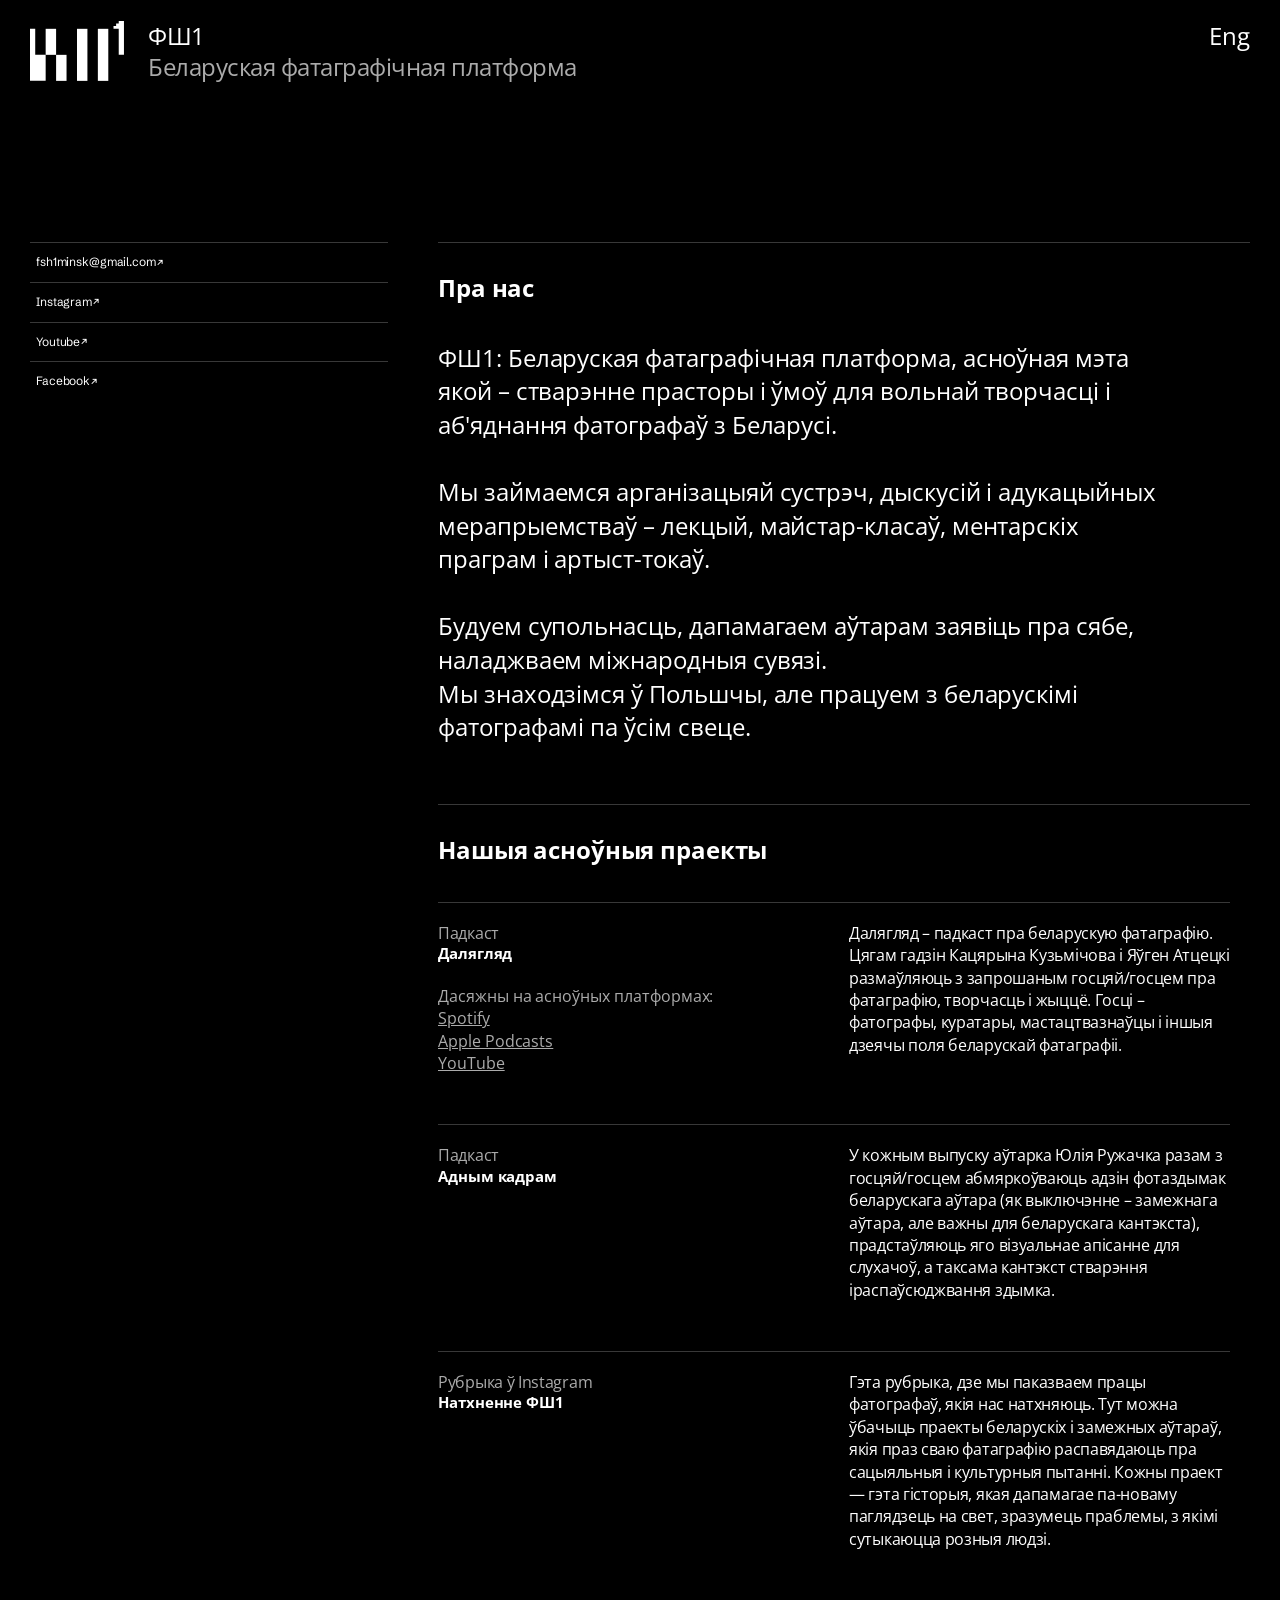
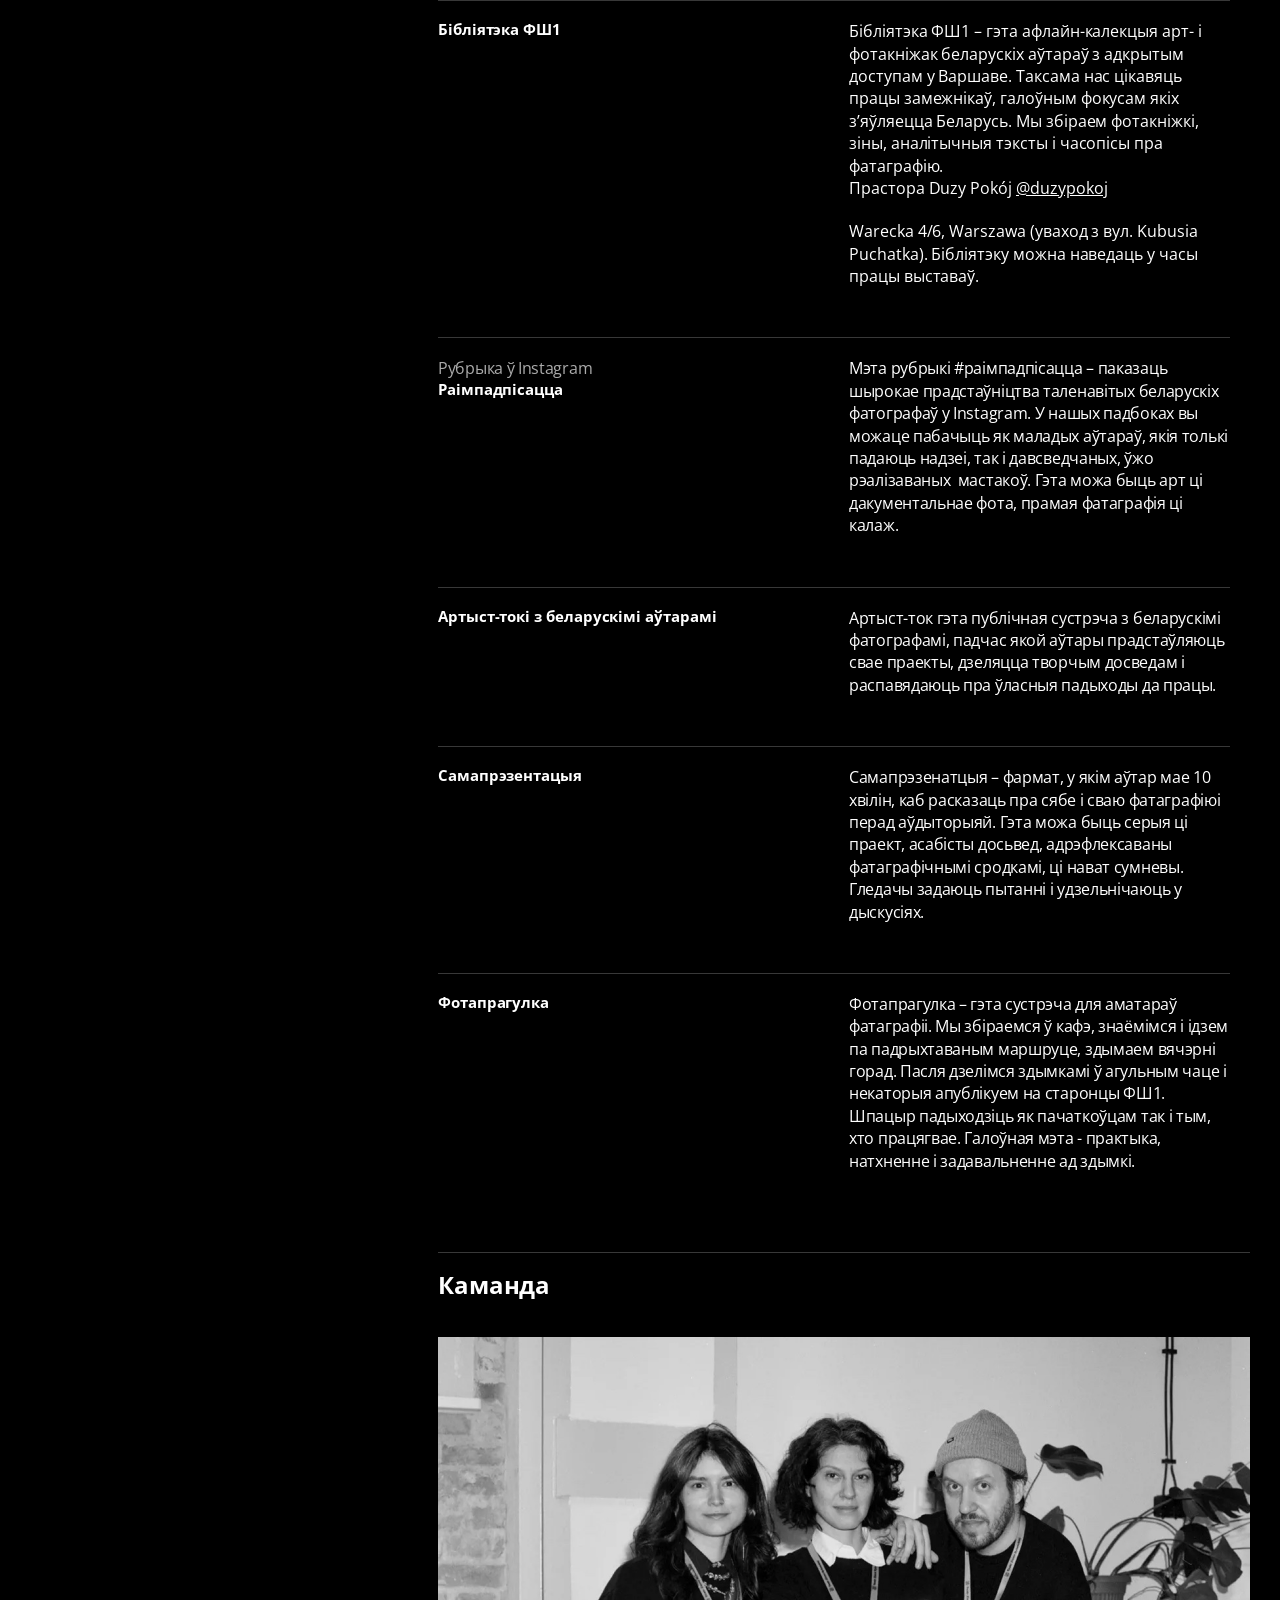
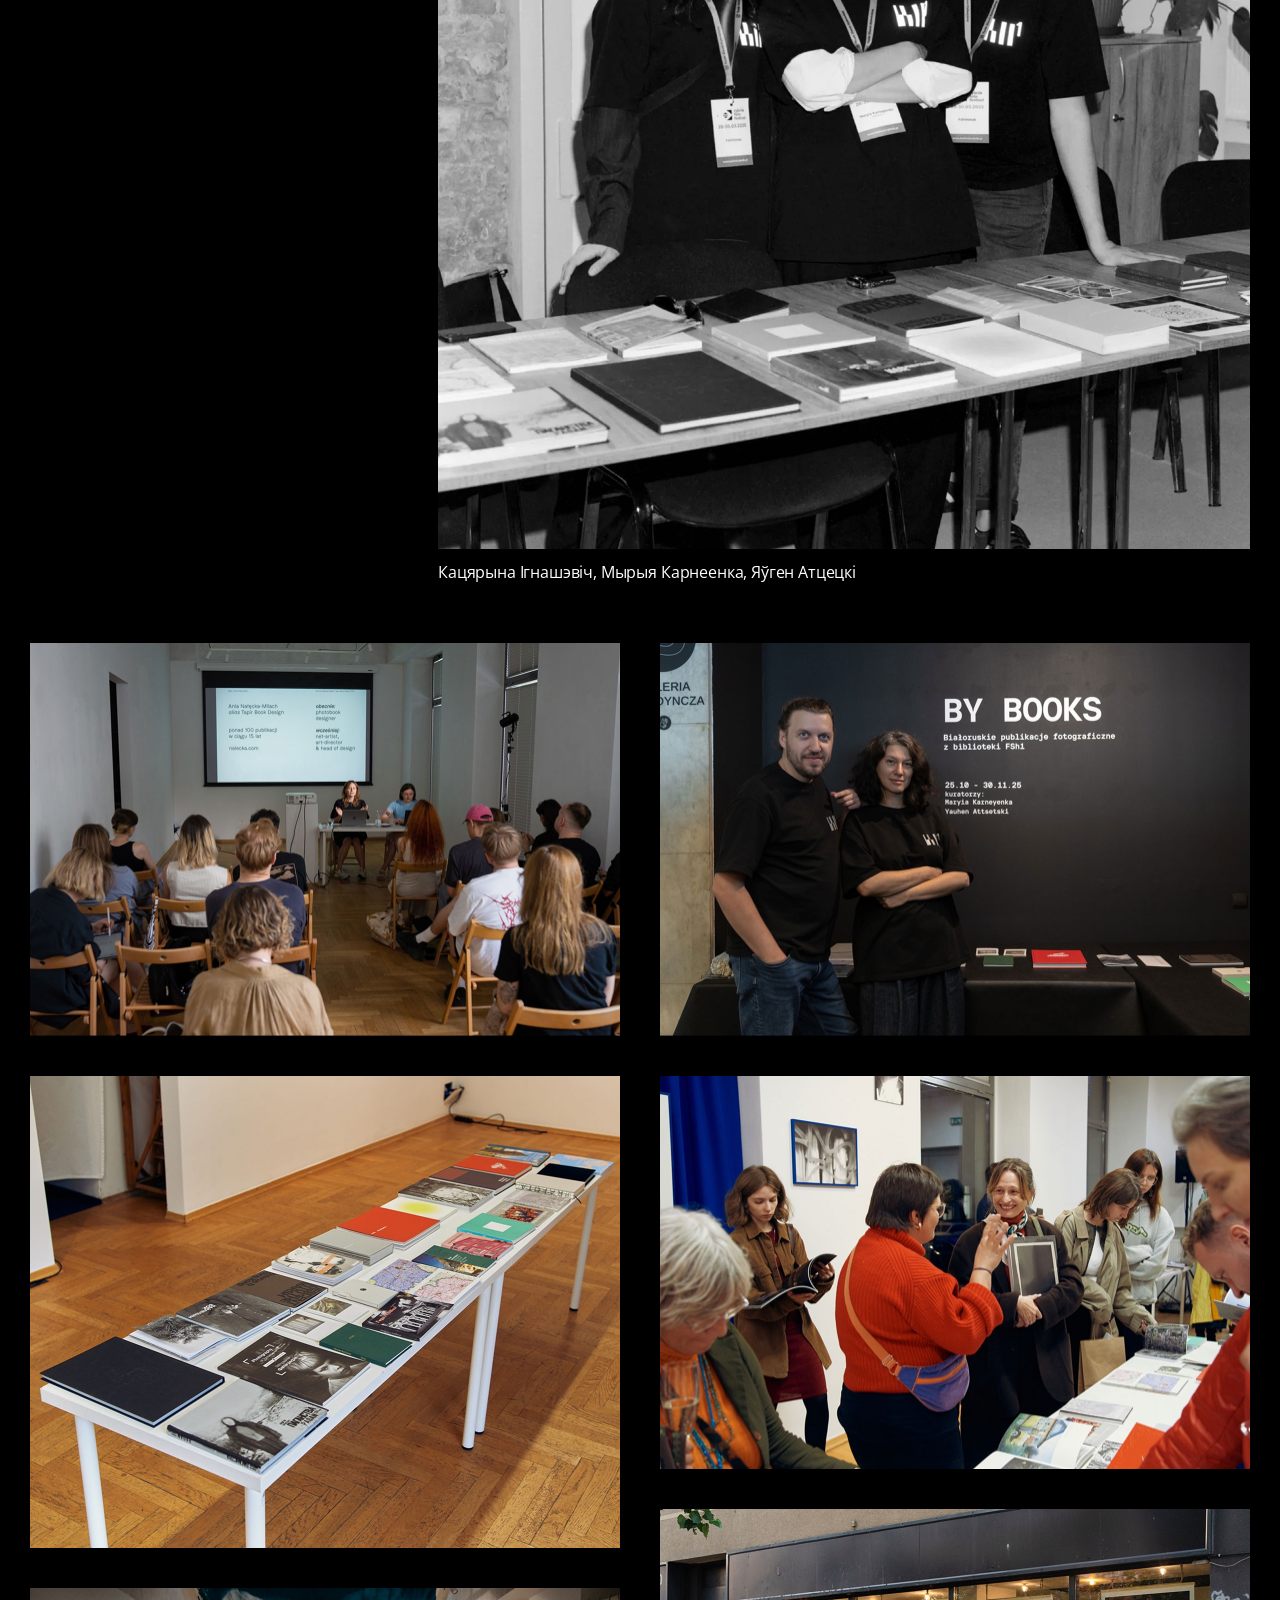
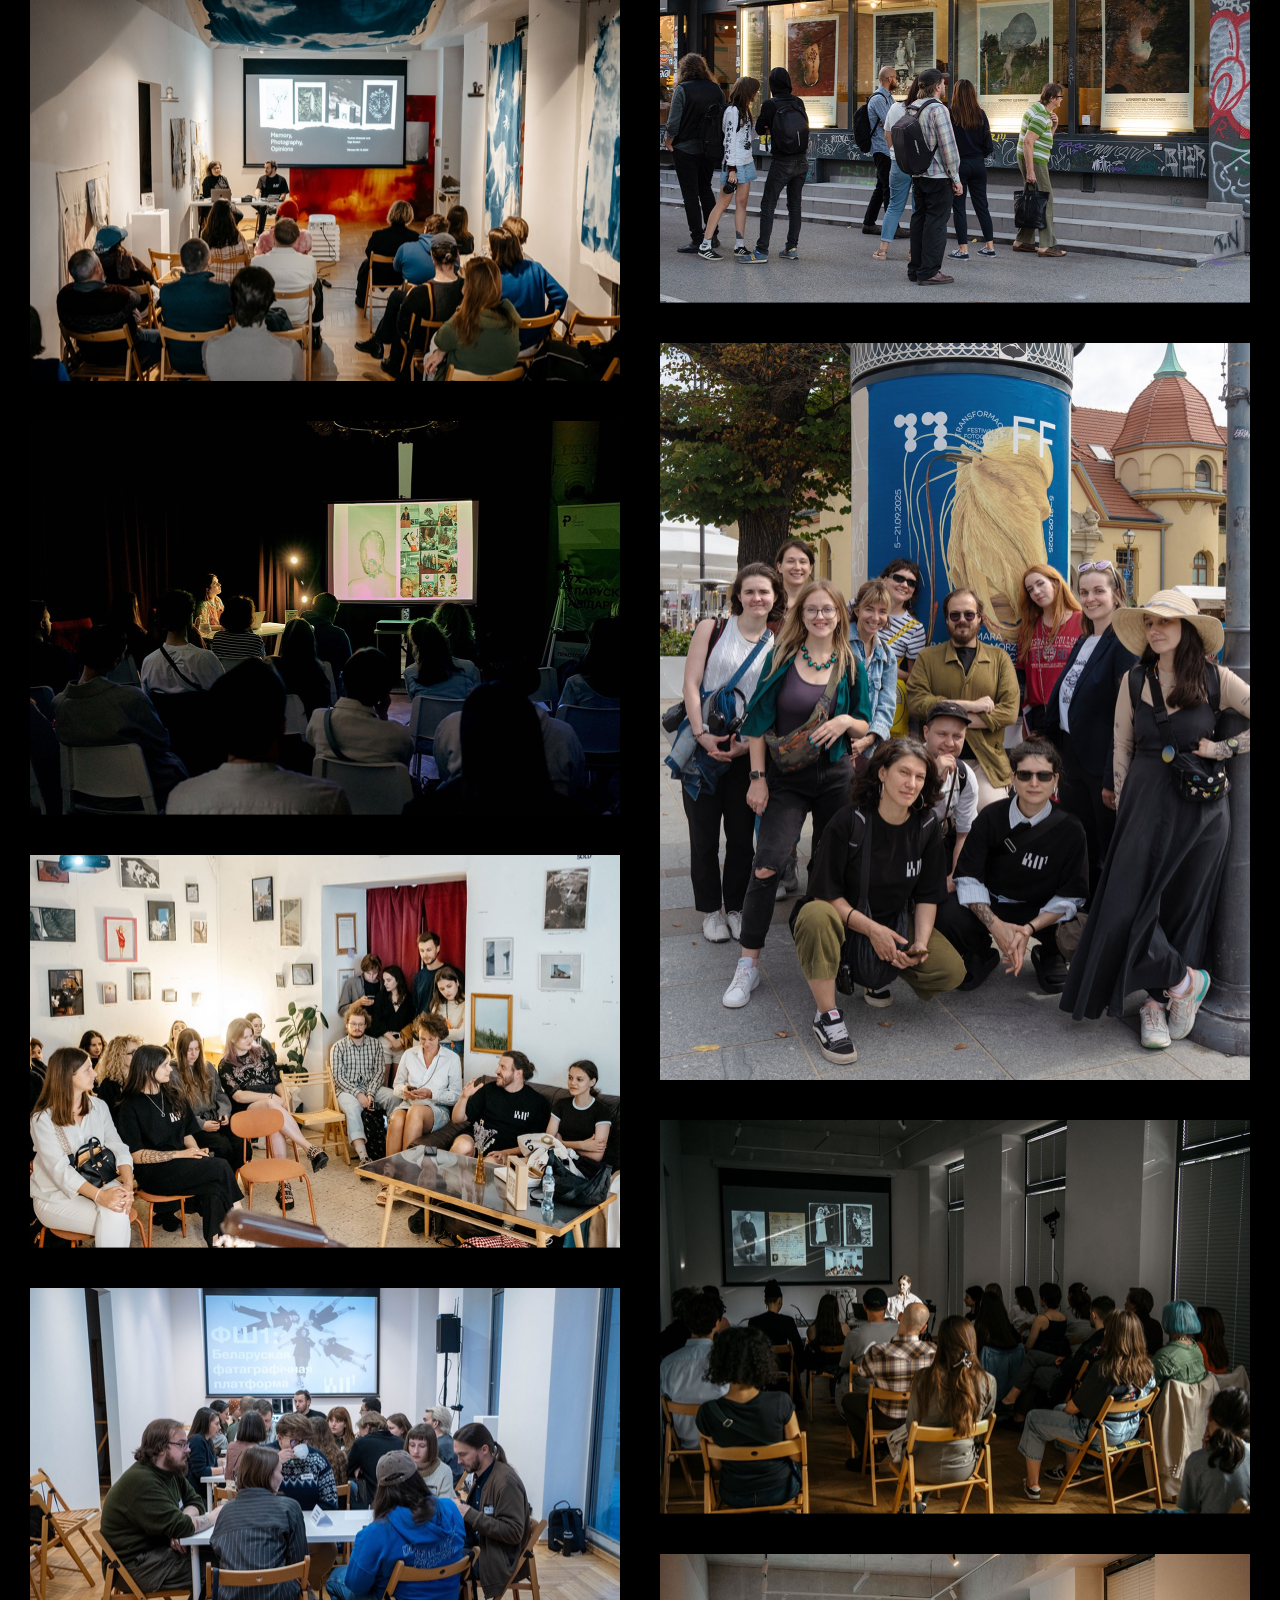
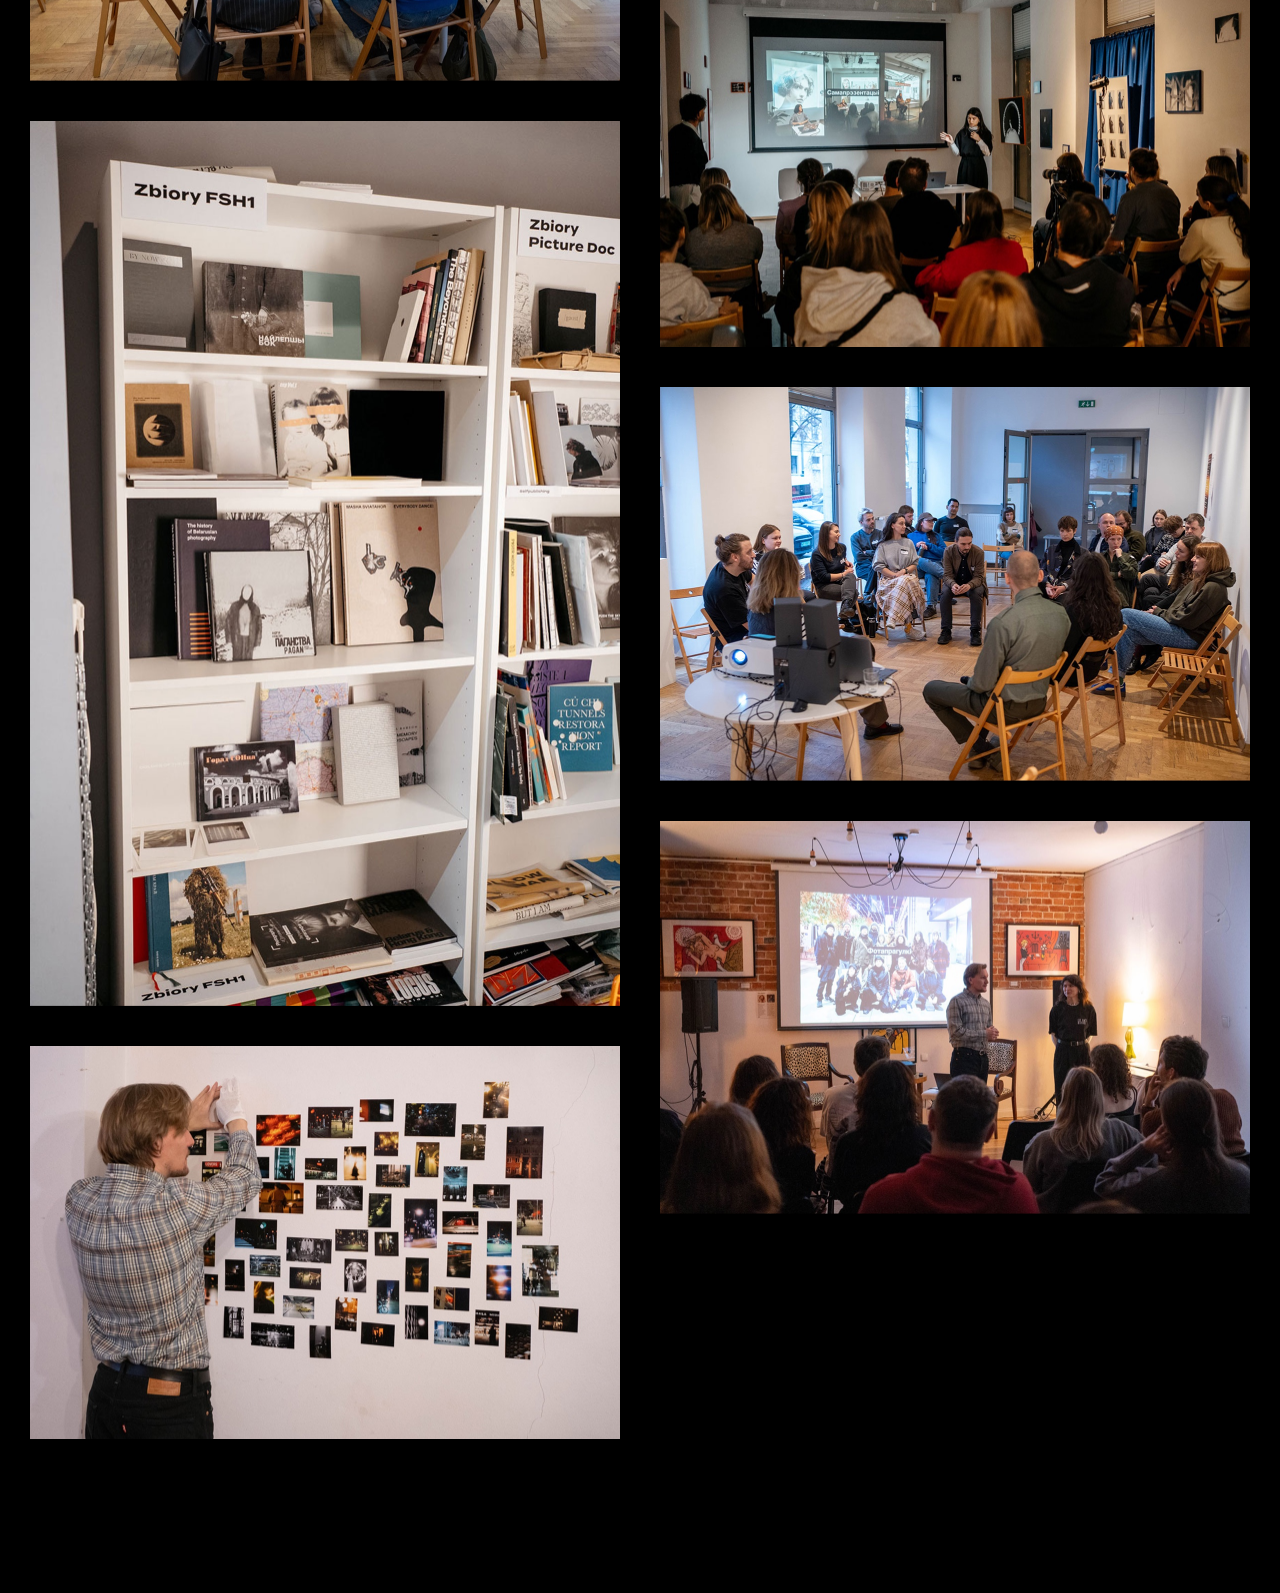
<file: public/index.html>
<!doctype html>
<html lang="be">
<head>
  <meta charset="utf-8">
  <meta name="viewport" content="width=device-width, initial-scale=1">
  <meta name="color-scheme" content="dark">
  <title>FSH1 — Belarusian Photography Platform</title>
  <meta name="description" content="ФШ1: Беларуская фатаграфічная платформа, асноўная мэта якой – стварэнне прасторы і ўмоў для вольнай творчасці і аб&#x27;яднання фатографаў з Беларусі.">
  <link rel="icon" href="./assets/favicon.svg" type="image/svg+xml">
  <link rel="stylesheet" href="./assets/fonts.css">
  <link rel="stylesheet" href="./assets/styles.css?v=3926b08">
</head>
<body>
<div class="page">
  <header class="site-header">
    <div class="identity"><img class="site-logo" src="./assets/logo.svg" alt="FSH1"><div class="identity-text"><h1>ФШ1</h1><p>Беларуская фатаграфічная платформа</p></div></div>
    <a class="language-switch" href="./en/" lang="en" hreflang="en">Eng</a>
  </header>
  <main class="main-layout">
    <nav class="contacts" aria-label="Кантакты">
      <a href="mailto:fsh1minsk@gmail.com" target="_blank" rel="noopener noreferrer">fsh1minsk@gmail.com<span aria-hidden="true"> ↗</span></a>
      <a href="https://www.instagram.com/fsh1_platform/" target="_blank" rel="noopener noreferrer">Instagram<span aria-hidden="true"> ↗</span></a>
      <a href="https://www.youtube.com/@fsh1_platform" target="_blank" rel="noopener noreferrer">Youtube<span aria-hidden="true"> ↗</span></a>
      <a href="https://www.facebook.com/fsh1minsk" target="_blank" rel="noopener noreferrer">Facebook<span aria-hidden="true"> ↗</span></a>
    </nav>
    <div class="content">
      <section class="about" aria-labelledby="about-title"><h2 id="about-title">Пра нас</h2><div class="intro"><p>ФШ1: Беларуская фатаграфічная платформа, асноўная мэта якой – стварэнне прасторы і ўмоў для вольнай творчасці і аб&#x27;яднання фатографаў з Беларусі.</p><p class="text-spacer"> </p><p>Мы займаемся арганізацыяй сустрэч, дыскусій і адукацыйных мерапрыемстваў – лекцый, майстар-класаў, ментарскіх праграм і артыст-токаў.</p><p class="text-spacer"> </p><p>Будуем супольнасць, дапамагаем аўтарам заявіць пра сябе, наладжваем міжнародныя сувязі. </p><p>Мы знаходзімся ў Польшчы, але працуем з беларускімі фатографамі па ўсім свеце.</p></div></section>
      <section class="projects" aria-labelledby="projects-title"><h2 id="projects-title">Нашыя асноўныя праекты</h2><div class="project-list"><article class="project" aria-labelledby="project-1"><div class="project-title"><p>Падкаст</p><h3 id="project-1">Далягляд</h3><p class="text-spacer"> </p><p>Дасяжны на асноўных платформах:</p><a href="https://open.spotify.com/show/3JZ0HwF8CoHkCKuuMvKjBC?si=8a96958739064939" target="_blank" rel="noopener noreferrer">Spotify</a><a href="https://podcasts.apple.com/podcast/id1745144809?app=podcast&amp;at=1000lHKX&amp;ct=linktree_http&amp;itscg=30200&amp;itsct=lt_p&amp;ls=1&amp;mt=2" target="_blank" rel="noopener noreferrer">Apple Podcasts</a><a href="https://www.youtube.com/playlist?list=PL9ewgyuHg4pknMkyhsAEhbMZhhNjOw5Xw" target="_blank" rel="noopener noreferrer">YouTube</a></div><div class="project-description"><p>Далягляд – падкаст пра беларускую фатаграфію. Цягам гадзін Кацярына Кузьмічова і Яўген Атцецкі размаўляюць з запрошаным госцяй/госцем пра фатаграфію, творчасць і жыццё. Госці – фатографы, куратары, мастацтвазнаўцы і іншыя дзеячы поля беларускай фатаграфіі.</p></div></article><article class="project" aria-labelledby="project-2"><div class="project-title"><p>Падкаст</p><h3 id="project-2">Адным кадрам</h3></div><div class="project-description"><p>У кожным выпуску аўтарка Юлія Ружачка разам з госцяй/госцем абмяркоўваюць адзін фотаздымак беларускага аўтара (як выключэнне – замежнага аўтара, але важны для беларускага кантэкста), прадстаўляюць яго візуальнае апісанне для слухачоў, а таксама кантэкст стварэння іраспаўсюджвання здымка.</p></div></article><article class="project" aria-labelledby="project-3"><div class="project-title"><p>Рубрыка ў Instagram</p><h3 id="project-3">Натхненне ФШ1</h3></div><div class="project-description"><p>Гэта рубрыка, дзе мы паказваем працы фатографаў, якія нас натхняюць. Тут можна ўбачыць праекты беларускіх і замежных аўтараў, якія праз сваю фатаграфію распавядаюць пра сацыяльныя і культурныя пытанні. Кожны праект — гэта гісторыя, якая дапамагае па-новаму паглядзець на свет, зразумець праблемы, з якімі сутыкаюцца розныя людзі.</p></div></article><article class="project" aria-labelledby="project-4"><div class="project-title"><h3 id="project-4">Бібліятэка ФШ1</h3></div><div class="project-description"><p>Бібліятэка ФШ1 – гэта афлайн-калекцыя арт- і фотакніжак беларускіх аўтараў з адкрытым доступам у Варшаве. Таксама нас цікавяць працы замежнікаў, галоўным фокусам якіх з’яўляецца Беларусь. Мы збіраем фотакніжкі, зіны, аналітычныя тэксты і часопісы пра фатаграфію. </p><p>Прастора Duz‌y Pokój <a href="https://www.instagram.com/duzypokoj/" target="_blank" rel="noopener noreferrer">@duzypokoj</a></p><p class="text-spacer"> </p><p>Warecka 4/6, Warszawa (уваход з вул. Kubusia Puchatka). Бібліятэку можна наведаць у часы працы выставаў.</p></div></article><article class="project" aria-labelledby="project-5"><div class="project-title"><p>Рубрыка ў Instagram</p><h3 id="project-5">Раімпадпісацца</h3></div><div class="project-description"><p>Мэта рубрыкі #раімпадпісацца – паказаць шырокае прадстаўніцтва таленавітых беларускіх фатографаў у Instagram. У нашых падбоках вы можаце пабачыць як маладых аўтараў, якія толькі падаюць надзеі, так і давсведчаных, ўжо рэалізаваных  мастакоў. Гэта можа быць арт ці дакументальнае фота, прамая фатаграфія ці калаж.</p></div></article><article class="project" aria-labelledby="project-6"><div class="project-title"><h3 id="project-6">Артыст-токі з беларускімі аўтарамі</h3></div><div class="project-description"><p>Артыст-ток гэта публічная сустрэча з беларускімі фатографамі, падчас якой аўтары прадстаўляюць свае праекты, дзеляцца творчым досведам і распавядаюць пра ўласныя падыходы да працы.</p></div></article><article class="project" aria-labelledby="project-7"><div class="project-title"><h3 id="project-7">Самапрэзентацыя</h3></div><div class="project-description"><p>Самапрэзенатцыя – фармат, у якім аўтар мае 10 хвілін, каб расказаць пра сябе і сваю фатаграфіюі перад аўдыторыяй. Гэта можа быць серыя ці праект, асабісты досьвед, адрэфлексаваны фатаграфічнымі сродкамі, ці нават сумневы. Гледачы задаюць пытанні і удзельнічаюць у дыскусіях.</p></div></article><article class="project" aria-labelledby="project-8"><div class="project-title"><h3 id="project-8">Фотапрагулка</h3></div><div class="project-description"><p>Фотапрагулка – гэта сустрэча для аматараў фатаграфіі. Мы збіраемся ў кафэ, знаёмімся і ідзем па падрыхтаваным маршруце, здымаем вячэрні горад. Пасля дзелімся здымкамі ў агульным чаце і некаторыя апублікуем на старонцы ФШ1. Шпацыр падыходзіць як пачаткоўцам так і тым, хто працягвае. Галоўная мэта - практыка, натхненне і задавальненне ад здымкі.</p></div></article></div></section>
      <section class="team" aria-labelledby="team-title"><h2 id="team-title">Каманда</h2><figure><div class="photo-frame" style="aspect-ratio: 1238 / 1238;"><img src="./assets/photos/team.jpg" alt="" loading="lazy"></div><figcaption>Кацярына Ігнашэвіч, Мырыя Карнеенка, Яўген Атцецкі</figcaption></figure></section>
    </div>
  </main>
  <section class="gallery" aria-label="Фотагалерэя"><div class="gallery-column"><div class="photo-frame" style="aspect-ratio: 1280 / 853;"><img src="./assets/photos/gallery-01.jpg" alt="" loading="lazy"></div><div class="photo-frame" style="aspect-ratio: 1280 / 1024;"><img src="./assets/photos/gallery-02.jpg" alt="" loading="lazy"></div><div class="photo-frame" style="aspect-ratio: 1280 / 853;"><img src="./assets/photos/gallery-03.jpg" alt="" loading="lazy"></div><div class="photo-frame" style="aspect-ratio: 1280 / 853;"><img src="./assets/photos/gallery-04.jpg" alt="" loading="lazy"></div><div class="photo-frame" style="aspect-ratio: 1280 / 853;"><img src="./assets/photos/gallery-05.jpg" alt="" loading="lazy"></div><div class="photo-frame" style="aspect-ratio: 1280 / 853;"><img src="./assets/photos/gallery-06.jpg" alt="" loading="lazy"></div><div class="photo-frame" style="aspect-ratio: 853 / 1280;"><img src="./assets/photos/gallery-07.jpg" alt="" loading="lazy"></div><div class="photo-frame" style="aspect-ratio: 1280 / 853;"><img src="./assets/photos/gallery-08.jpg" alt="" loading="lazy"></div></div><div class="gallery-column"><div class="photo-frame" style="aspect-ratio: 1280 / 853;"><img src="./assets/photos/gallery-09.jpg" alt="" loading="lazy"></div><div class="photo-frame" style="aspect-ratio: 1280 / 853;"><img src="./assets/photos/gallery-10.jpg" alt="" loading="lazy"></div><div class="photo-frame" style="aspect-ratio: 1280 / 853;"><img src="./assets/photos/gallery-11.jpg" alt="" loading="lazy"></div><div class="photo-frame" style="aspect-ratio: 1024 / 1280;"><img src="./assets/photos/gallery-12.jpg" alt="" loading="lazy"></div><div class="photo-frame" style="aspect-ratio: 1280 / 855;"><img src="./assets/photos/gallery-13.jpg" alt="" loading="lazy"></div><div class="photo-frame" style="aspect-ratio: 1280 / 853;"><img src="./assets/photos/gallery-14.jpg" alt="" loading="lazy"></div><div class="photo-frame" style="aspect-ratio: 1280 / 853;"><img src="./assets/photos/gallery-15.jpg" alt="" loading="lazy"></div><div class="photo-frame" style="aspect-ratio: 1280 / 853;"><img src="./assets/photos/gallery-16.jpg" alt="" loading="lazy"></div></div></section>
</div>
</body>
</html>
</file>
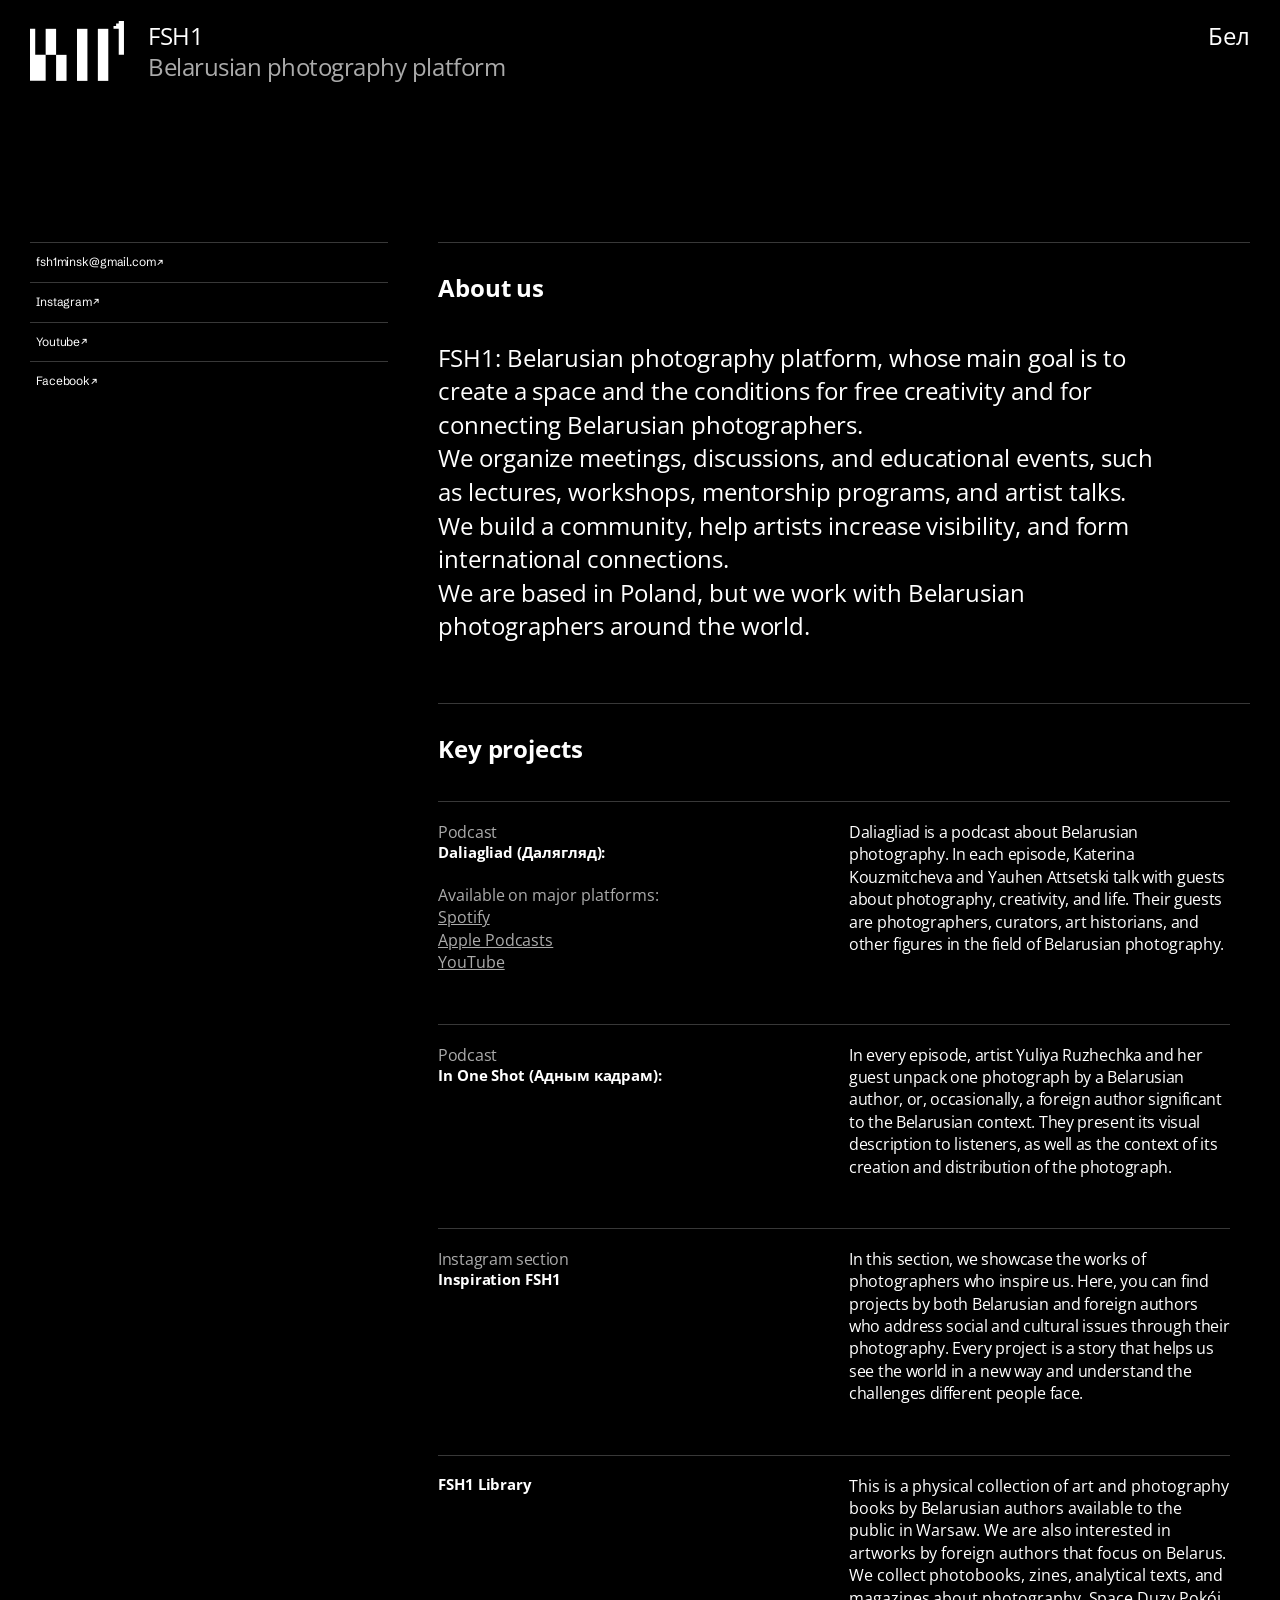
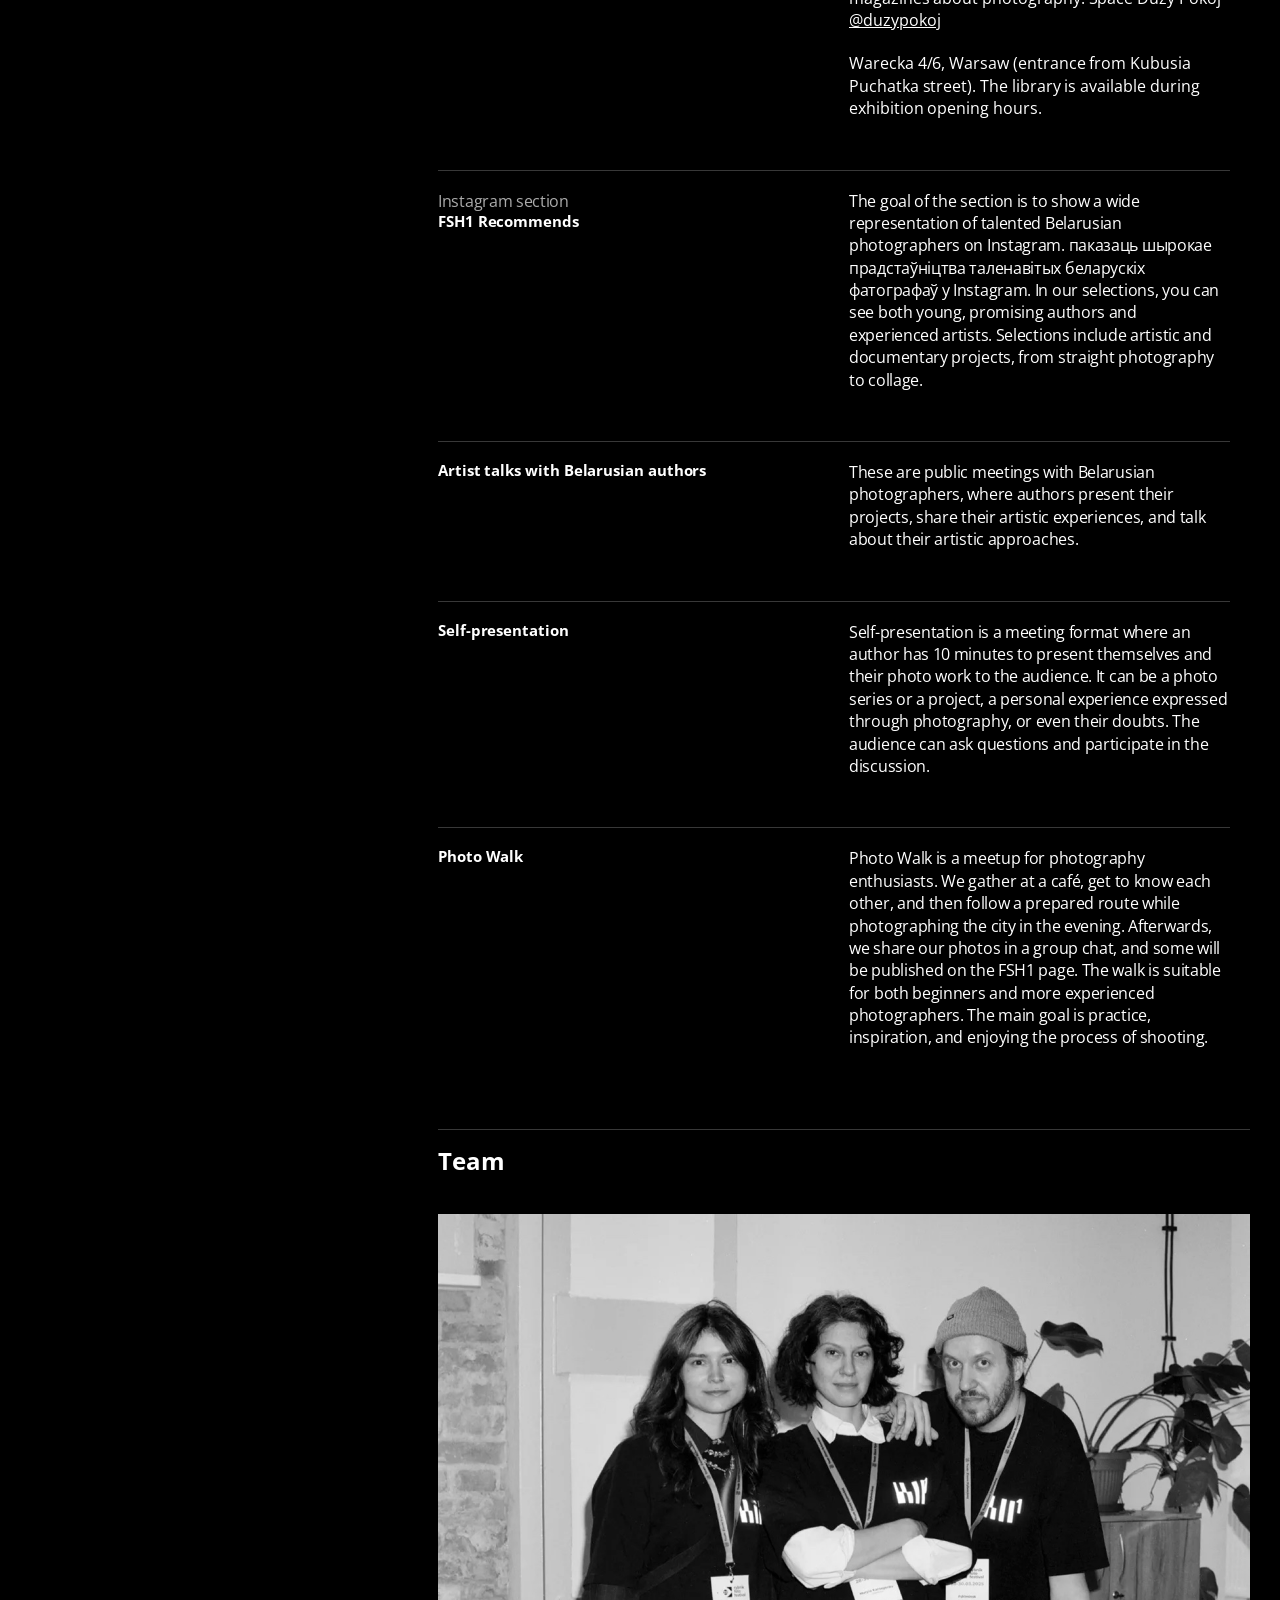
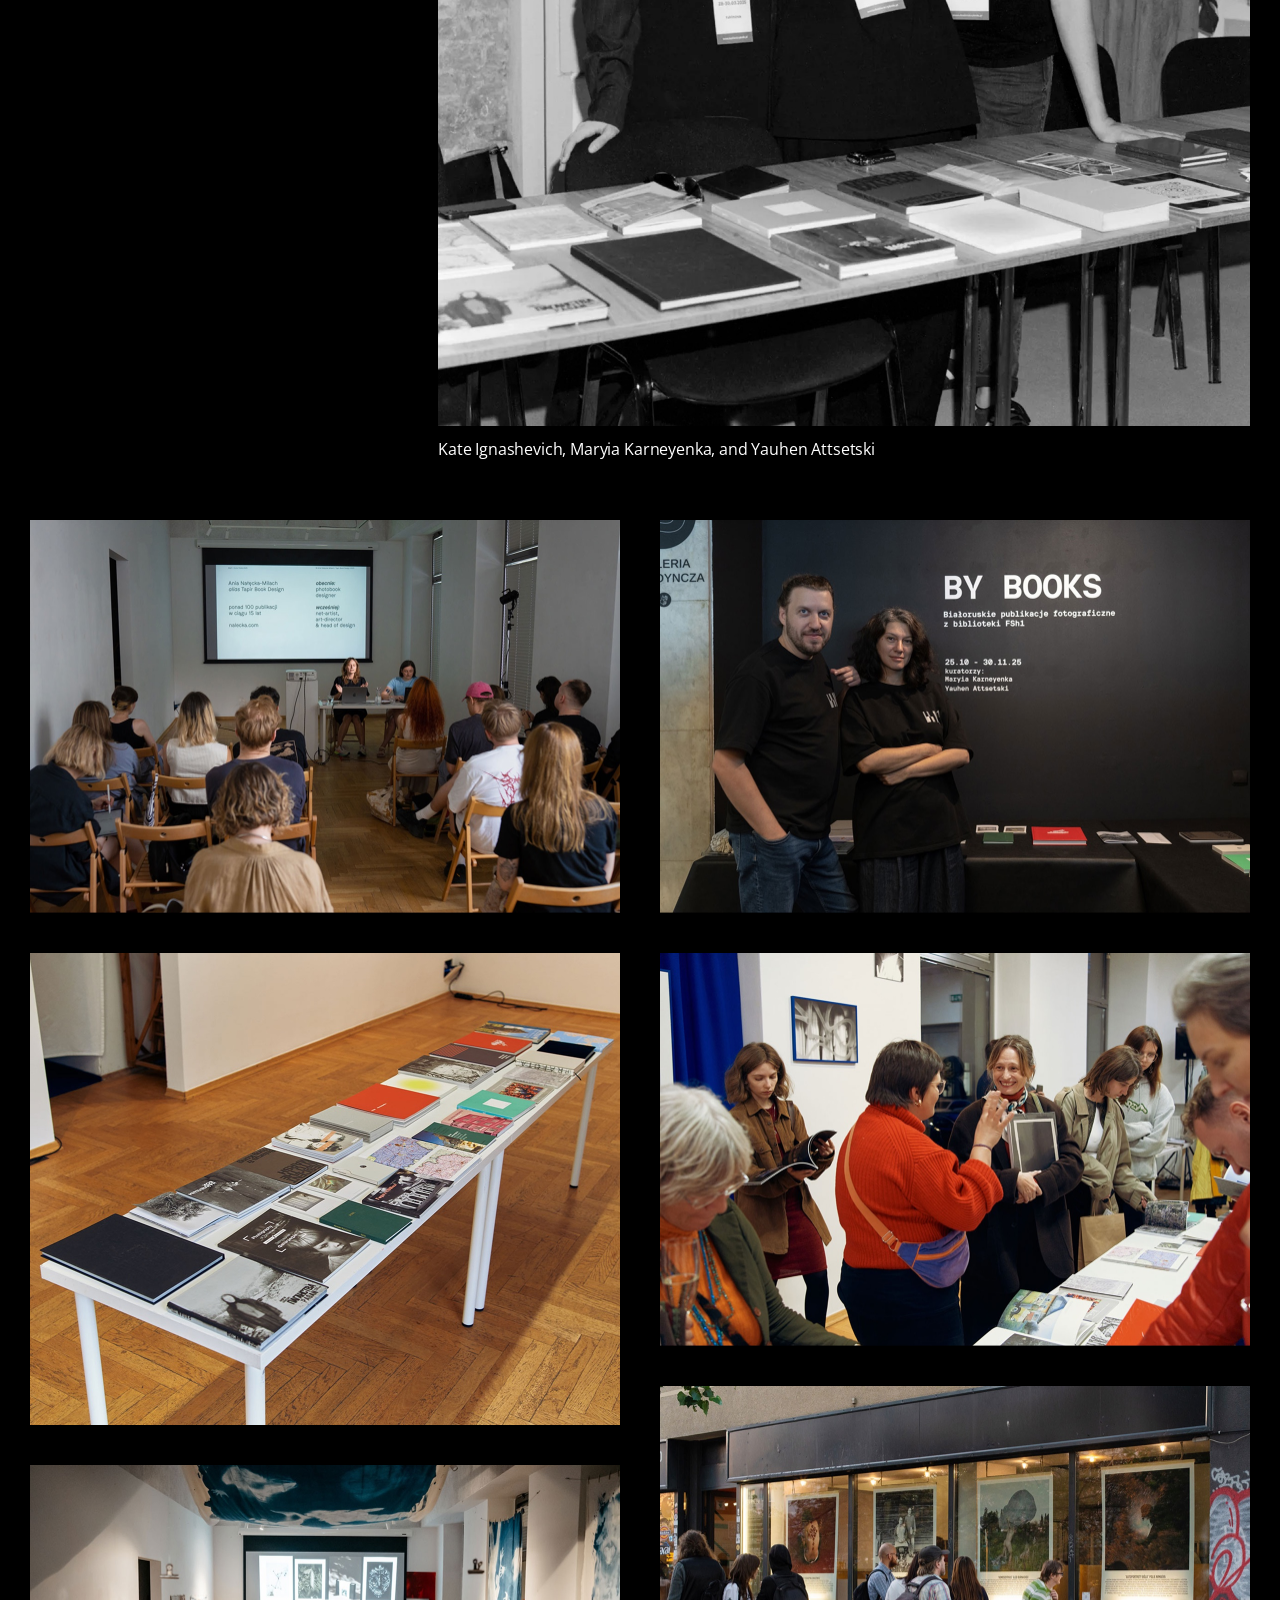
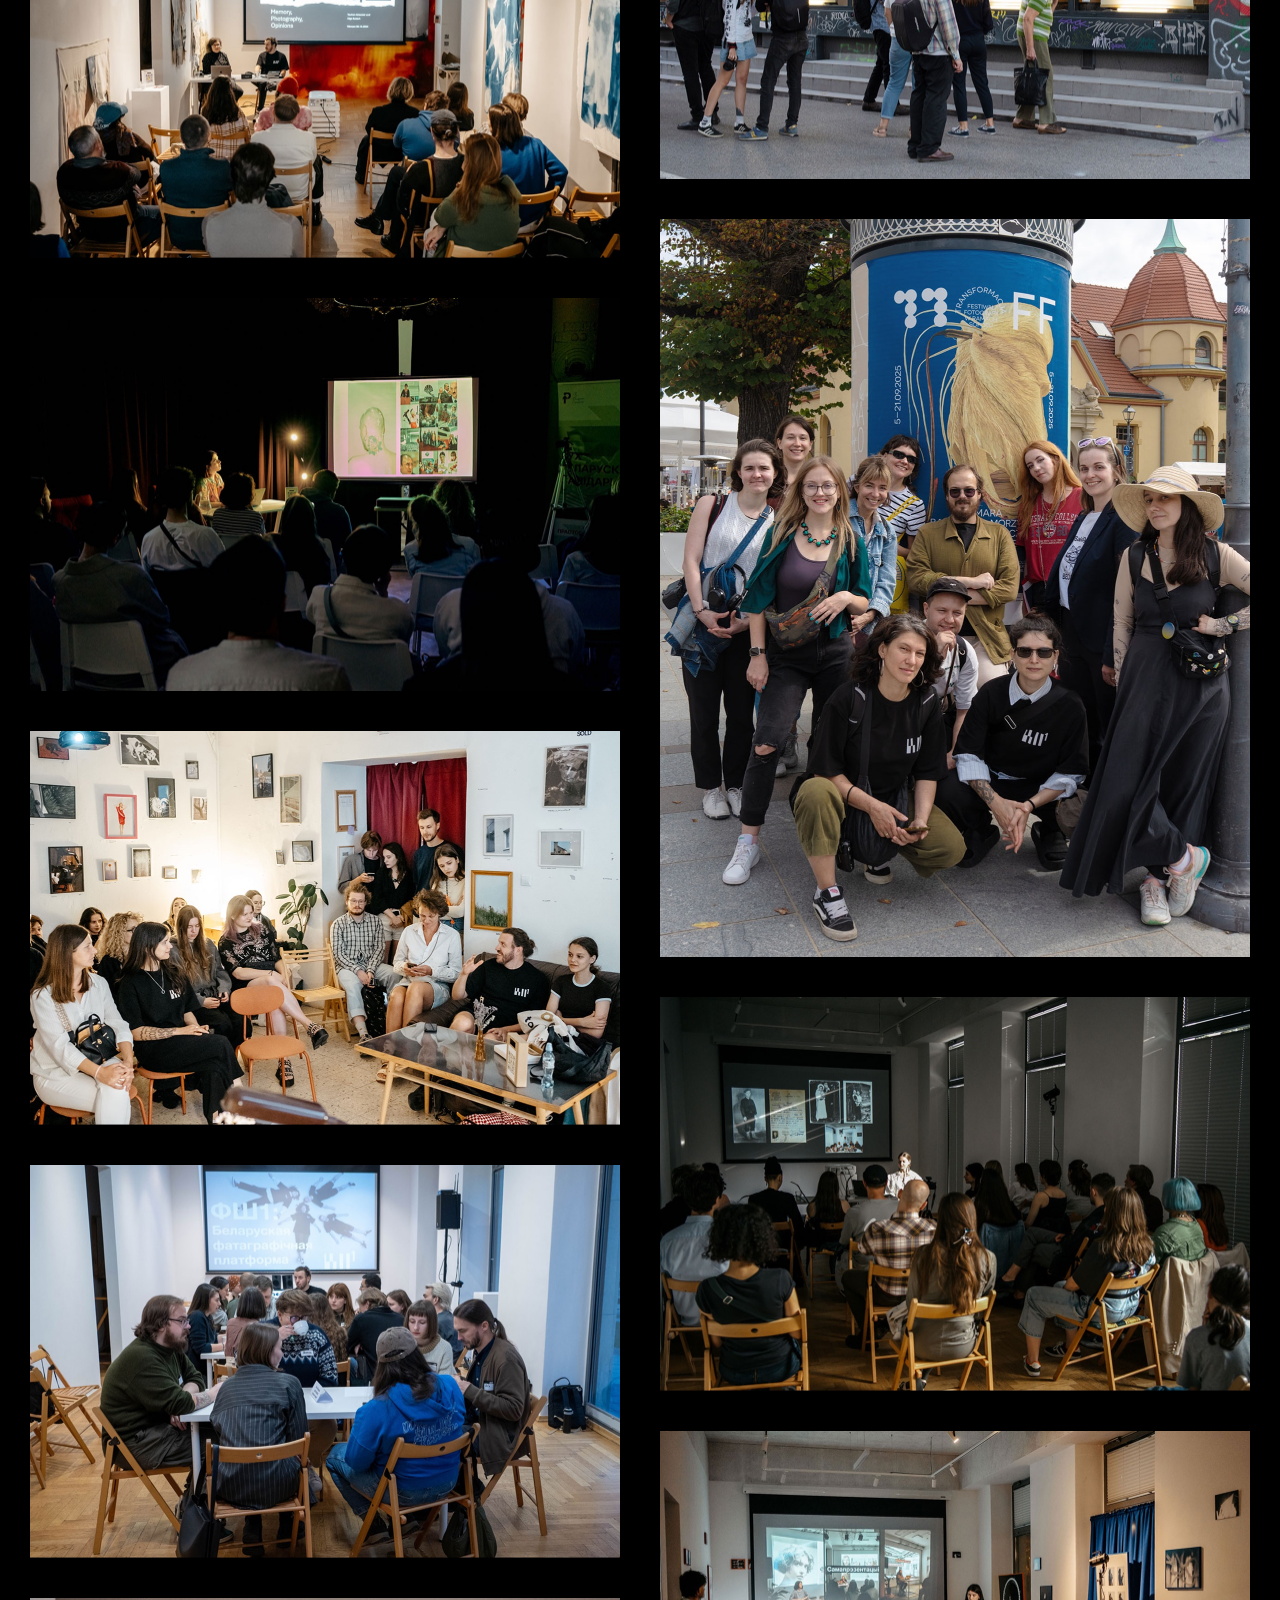
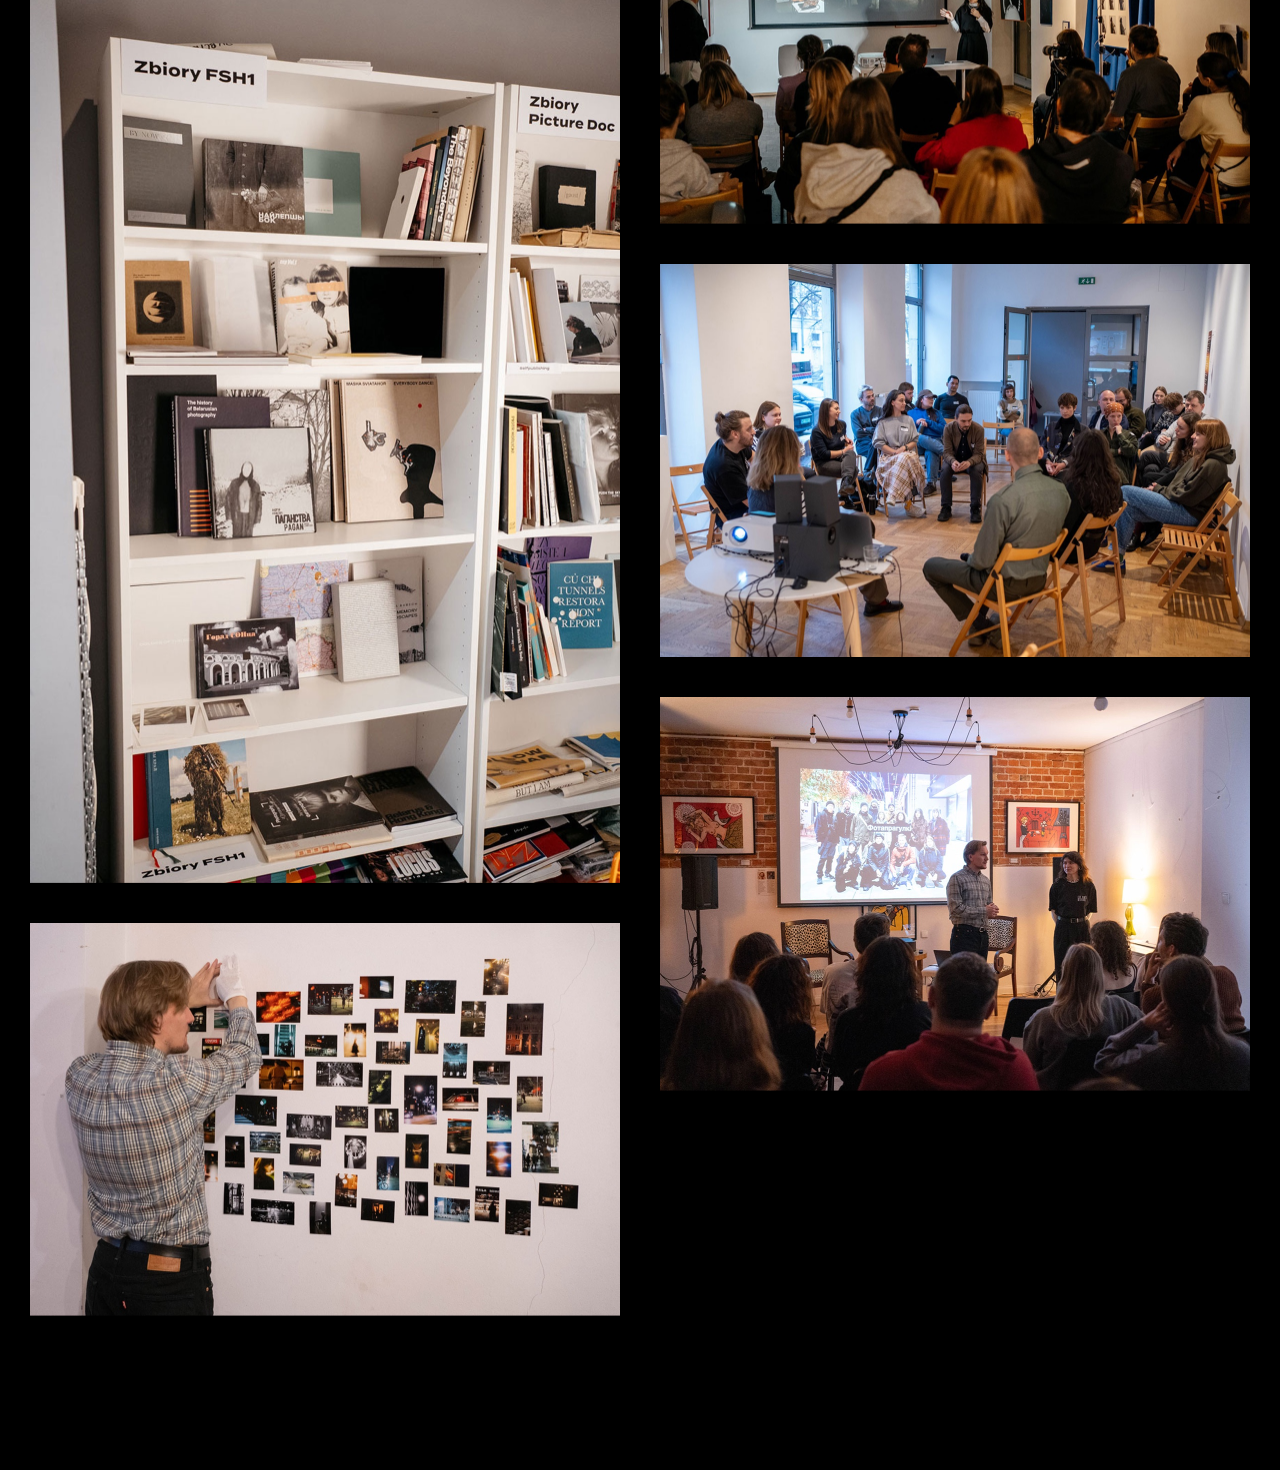
<file: public/en/index.html>
<!doctype html>
<html lang="en">
<head>
  <meta charset="utf-8">
  <meta name="viewport" content="width=device-width, initial-scale=1">
  <meta name="color-scheme" content="dark">
  <title>FSH1 — Belarusian Photography Platform</title>
  <meta name="description" content="FSH1: Belarusian photography platform, whose main goal is to create a space and the conditions for free creativity and for connecting Belarusian photographers. ">
  <link rel="icon" href="../assets/favicon.svg" type="image/svg+xml">
  <link rel="stylesheet" href="../assets/fonts.css">
  <link rel="stylesheet" href="../assets/styles.css?v=3926b08">
</head>
<body>
<div class="page">
  <header class="site-header">
    <div class="identity"><img class="site-logo" src="../assets/logo.svg" alt="FSH1"><div class="identity-text"><h1>FSH1</h1><p>Belarusian photography platform</p></div></div>
    <a class="language-switch" href="../" lang="be" hreflang="be">Бел</a>
  </header>
  <main class="main-layout">
    <nav class="contacts" aria-label="Contact">
      <a href="mailto:fsh1minsk@gmail.com" target="_blank" rel="noopener noreferrer">fsh1minsk@gmail.com<span aria-hidden="true"> ↗</span></a>
      <a href="https://www.instagram.com/fsh1_platform/" target="_blank" rel="noopener noreferrer">Instagram<span aria-hidden="true"> ↗</span></a>
      <a href="https://www.youtube.com/@fsh1_platform" target="_blank" rel="noopener noreferrer">Youtube<span aria-hidden="true"> ↗</span></a>
      <a href="https://www.facebook.com/fsh1minsk" target="_blank" rel="noopener noreferrer">Facebook<span aria-hidden="true"> ↗</span></a>
    </nav>
    <div class="content">
      <section class="about" aria-labelledby="about-title"><h2 id="about-title">About us</h2><div class="intro"><p>FSH1: Belarusian photography platform, whose main goal is to create a space and the conditions for free creativity and for connecting Belarusian photographers. </p><p>We organize meetings, discussions, and educational events, such as lectures, workshops, mentorship programs, and artist talks. </p><p>We build a community, help artists increase visibility, and form international connections. </p><p>We are based in Poland, but we work with Belarusian photographers around the world. </p></div></section>
      <section class="projects" aria-labelledby="projects-title"><h2 id="projects-title">Key projects</h2><div class="project-list"><article class="project" aria-labelledby="project-1"><div class="project-title"><p>Podcast</p><h3 id="project-1">Daliagliad (Далягляд): </h3><p class="text-spacer"> </p><p>Available on major platforms:</p><a href="https://open.spotify.com/show/3JZ0HwF8CoHkCKuuMvKjBC?si=8a96958739064939" target="_blank" rel="noopener noreferrer">Spotify</a><a href="https://podcasts.apple.com/podcast/id1745144809?app=podcast&amp;at=1000lHKX&amp;ct=linktree_http&amp;itscg=30200&amp;itsct=lt_p&amp;ls=1&amp;mt=2" target="_blank" rel="noopener noreferrer">Apple Podcasts</a><a href="https://www.youtube.com/playlist?list=PL9ewgyuHg4pknMkyhsAEhbMZhhNjOw5Xw" target="_blank" rel="noopener noreferrer">YouTube</a></div><div class="project-description"><p>Daliagliad is a podcast about Belarusian photography. In each episode, Katerina Kouzmitcheva and Yauhen Attsetski talk with guests about photography, creativity, and life. Their guests are photographers, curators, art historians, and other figures in the field of Belarusian photography.</p></div></article><article class="project" aria-labelledby="project-2"><div class="project-title"><p>Podcast</p><h3 id="project-2">In One Shot (Адным кадрам):</h3></div><div class="project-description"><p>In every episode, artist Yuliya Ruzhechka and her guest unpack one photograph by a Belarusian author, or, occasionally, a foreign author significant to the Belarusian context. They present its visual description to listeners, as well as the context of its creation and distribution of the photograph.</p></div></article><article class="project" aria-labelledby="project-3"><div class="project-title"><p>Instagram section</p><h3 id="project-3">Inspiration FSH1</h3></div><div class="project-description"><p>In this section, we showcase the works of photographers who inspire us. Here, you can find projects by both Belarusian and foreign authors who address social and cultural issues through their photography. Every project is a story that helps us see the world in a new way and understand the challenges different people face.</p></div></article><article class="project" aria-labelledby="project-4"><div class="project-title"><h3 id="project-4">FSH1 Library</h3></div><div class="project-description"><p>This is a physical collection of art and photography books by Belarusian authors available to the public in Warsaw. We are also interested in artworks by foreign authors that focus on Belarus. We collect photobooks, zines, analytical texts, and magazines about photography. Space Duz‌y Pokój <a href="https://www.instagram.com/duzypokoj/" target="_blank" rel="noopener noreferrer">@duzypokoj</a></p><p class="text-spacer"> </p><p>Warecka 4/6, Warsaw (entrance from Kubusia Puchatka street). The library is available during exhibition opening hours.</p></div></article><article class="project" aria-labelledby="project-5"><div class="project-title"><p>Instagram section</p><h3 id="project-5">FSH1 Recommends</h3></div><div class="project-description"><p>The goal of the section is to show a wide representation of talented Belarusian photographers on Instagram. паказаць шырокае прадстаўніцтва таленавітых беларускіх фатографаў у Instagram. In our selections, you can see both young, promising authors and experienced artists. Selections include artistic and documentary projects, from straight photography to collage.</p></div></article><article class="project" aria-labelledby="project-6"><div class="project-title"><h3 id="project-6">Artist talks with Belarusian authors</h3></div><div class="project-description"><p>These are public meetings with Belarusian photographers, where authors present their projects, share their artistic experiences, and talk about their artistic approaches.</p></div></article><article class="project" aria-labelledby="project-7"><div class="project-title"><h3 id="project-7">Self-presentation</h3></div><div class="project-description"><p>Self-presentation is a meeting format where an author has 10 minutes to present themselves and their photo work to the audience. It can be a photo series or a project, a personal experience expressed through photography, or even their doubts. The audience can ask questions and participate in the discussion.</p></div></article><article class="project" aria-labelledby="project-8"><div class="project-title"><h3 id="project-8">Photo Walk</h3></div><div class="project-description"><p>Photo Walk is a meetup for photography enthusiasts. We gather at a café, get to know each other, and then follow a prepared route while photographing the city in the evening. Afterwards, we share our photos in a group chat, and some will be published on the FSH1 page. The walk is suitable for both beginners and more experienced photographers. The main goal is practice, inspiration, and enjoying the process of shooting.</p></div></article></div></section>
      <section class="team" aria-labelledby="team-title"><h2 id="team-title">Team</h2><figure><div class="photo-frame" style="aspect-ratio: 1238 / 1238;"><img src="../assets/photos/team.jpg" alt="" loading="lazy"></div><figcaption>Kate Ignashevich, Maryia Karneyenka, and Yauhen Attsetski</figcaption></figure></section>
    </div>
  </main>
  <section class="gallery" aria-label="Photo gallery"><div class="gallery-column"><div class="photo-frame" style="aspect-ratio: 1280 / 853;"><img src="../assets/photos/gallery-01.jpg" alt="" loading="lazy"></div><div class="photo-frame" style="aspect-ratio: 1280 / 1024;"><img src="../assets/photos/gallery-02.jpg" alt="" loading="lazy"></div><div class="photo-frame" style="aspect-ratio: 1280 / 853;"><img src="../assets/photos/gallery-03.jpg" alt="" loading="lazy"></div><div class="photo-frame" style="aspect-ratio: 1280 / 853;"><img src="../assets/photos/gallery-04.jpg" alt="" loading="lazy"></div><div class="photo-frame" style="aspect-ratio: 1280 / 853;"><img src="../assets/photos/gallery-05.jpg" alt="" loading="lazy"></div><div class="photo-frame" style="aspect-ratio: 1280 / 853;"><img src="../assets/photos/gallery-06.jpg" alt="" loading="lazy"></div><div class="photo-frame" style="aspect-ratio: 853 / 1280;"><img src="../assets/photos/gallery-07.jpg" alt="" loading="lazy"></div><div class="photo-frame" style="aspect-ratio: 1280 / 853;"><img src="../assets/photos/gallery-08.jpg" alt="" loading="lazy"></div></div><div class="gallery-column"><div class="photo-frame" style="aspect-ratio: 1280 / 853;"><img src="../assets/photos/gallery-09.jpg" alt="" loading="lazy"></div><div class="photo-frame" style="aspect-ratio: 1280 / 853;"><img src="../assets/photos/gallery-10.jpg" alt="" loading="lazy"></div><div class="photo-frame" style="aspect-ratio: 1280 / 853;"><img src="../assets/photos/gallery-11.jpg" alt="" loading="lazy"></div><div class="photo-frame" style="aspect-ratio: 1024 / 1280;"><img src="../assets/photos/gallery-12.jpg" alt="" loading="lazy"></div><div class="photo-frame" style="aspect-ratio: 1280 / 855;"><img src="../assets/photos/gallery-13.jpg" alt="" loading="lazy"></div><div class="photo-frame" style="aspect-ratio: 1280 / 853;"><img src="../assets/photos/gallery-14.jpg" alt="" loading="lazy"></div><div class="photo-frame" style="aspect-ratio: 1280 / 853;"><img src="../assets/photos/gallery-15.jpg" alt="" loading="lazy"></div><div class="photo-frame" style="aspect-ratio: 1280 / 853;"><img src="../assets/photos/gallery-16.jpg" alt="" loading="lazy"></div></div></section>
</div>
</body>
</html>
</file>
<file: public/assets/fonts.css>
@font-face{font-family:"Schibsted Grotesk:Regular";font-style:normal;src:url("./fonts/SchibstedGrotesk_wght__1-english.woff2");font-display:block;unicode-range:U+0000-00A0,U+00A2-00A9,U+00AC-00AE,U+00B0-00B7,U+00B9-00BA,U+00BC-00BE,U+00D7,U+00F7,U+2000-206F,U+2074,U+20AC,U+2122,U+2190-21BB,U+2212,U+2215,U+F8FF,U+FEFF,U+FFFD}
@font-face{font-family:"Schibsted Grotesk:Regular";font-style:normal;src:url("./fonts/SchibstedGrotesk_wght__1-rest-latin.woff2");font-display:block;unicode-range:U+00A1,U+00AA-00AB,U+00AF,U+00B8,U+00BB,U+00BF-00D6,U+00D8-00F6,U+00F8-00FF,U+0131,U+0152-0153,U+02B0-02FF}
@font-face{font-family:"Schibsted Grotesk:Regular";font-style:normal;src:url("./fonts/SchibstedGrotesk_wght__1-latin-extended-a.woff2");font-display:block;unicode-range:U+0100-0130,U+0132-0151,U+0154-017F}
@font-face{font-family:"Schibsted Grotesk:Regular";font-style:normal;src:url("./fonts/SchibstedGrotesk_wght__1-latin-extended-b.woff2");font-display:block;unicode-range:U+0180-024F}
@font-face{font-family:"Schibsted Grotesk:Regular";font-style:normal;src:url("./fonts/SchibstedGrotesk_wght__1-latin-extended-additional.woff2");font-display:block;unicode-range:U+1E00-1EFF}
@font-face{font-family:"Schibsted Grotesk:Regular";font-style:normal;src:url("./fonts/SchibstedGrotesk_wght__1-rest.woff2");font-display:block;unicode-range:U+0250-02AF,U+0300-1DFF,U+1F00-1FFF,U+2070-2073,U+2075-20AB,U+20AD-2121,U+2123-218F,U+21BC-2211,U+2213-2214,U+2216-F8FE,U+F900-FEFE,U+FF00-FFFC,U+FFFE-FFFF}
@font-face{font-family:"Reddit Sans:SemiBold";font-style:normal;src:url("./fonts/RedditSans_wght__1-english.woff2");font-display:block;unicode-range:U+0000-00A0,U+00A2-00A9,U+00AC-00AE,U+00B0-00B7,U+00B9-00BA,U+00BC-00BE,U+00D7,U+00F7,U+2000-206F,U+2074,U+20AC,U+2122,U+2190-21BB,U+2212,U+2215,U+F8FF,U+FEFF,U+FFFD}
@font-face{font-family:"Reddit Sans:SemiBold";font-style:normal;src:url("./fonts/RedditSans_wght__1-rest-latin.woff2");font-display:block;unicode-range:U+00A1,U+00AA-00AB,U+00AF,U+00B8,U+00BB,U+00BF-00D6,U+00D8-00F6,U+00F8-00FF,U+0131,U+0152-0153,U+02B0-02FF}
@font-face{font-family:"Reddit Sans:SemiBold";font-style:normal;src:url("./fonts/RedditSans_wght__1-latin-extended-a.woff2");font-display:block;unicode-range:U+0100-0130,U+0132-0151,U+0154-017F}
@font-face{font-family:"Reddit Sans:SemiBold";font-style:normal;src:url("./fonts/RedditSans_wght__1-latin-extended-b.woff2");font-display:block;unicode-range:U+0180-024F}
@font-face{font-family:"Reddit Sans:SemiBold";font-style:normal;src:url("./fonts/RedditSans_wght__1-latin-extended-additional.woff2");font-display:block;unicode-range:U+1E00-1EFF}
@font-face{font-family:"Reddit Sans:SemiBold";font-style:normal;src:url("./fonts/RedditSans_wght__1-rest.woff2");font-display:block;unicode-range:U+0250-02AF,U+0300-1DFF,U+1F00-1FFF,U+2070-2073,U+2075-20AB,U+20AD-2121,U+2123-218F,U+21BC-2211,U+2213-2214,U+2216-F8FE,U+F900-FEFE,U+FF00-FFFC,U+FFFE-FFFF}
@font-face{font-family:"Open Sans:Bold";font-style:normal;src:url("./fonts/OpenSans_wdth_wght__2-english.woff2");font-display:block;unicode-range:U+0000-00A0,U+00A2-00A9,U+00AC-00AE,U+00B0-00B7,U+00B9-00BA,U+00BC-00BE,U+00D7,U+00F7,U+2000-206F,U+2074,U+20AC,U+2122,U+2190-21BB,U+2212,U+2215,U+F8FF,U+FEFF,U+FFFD}
@font-face{font-family:"Open Sans:Bold";font-style:normal;src:url("./fonts/OpenSans_wdth_wght__2-rest-latin.woff2");font-display:block;unicode-range:U+00A1,U+00AA-00AB,U+00AF,U+00B8,U+00BB,U+00BF-00D6,U+00D8-00F6,U+00F8-00FF,U+0131,U+0152-0153,U+02B0-02FF}
@font-face{font-family:"Open Sans:Bold";font-style:normal;src:url("./fonts/OpenSans_wdth_wght__2-latin-extended-a.woff2");font-display:block;unicode-range:U+0100-0130,U+0132-0151,U+0154-017F}
@font-face{font-family:"Open Sans:Bold";font-style:normal;src:url("./fonts/OpenSans_wdth_wght__2-latin-extended-b.woff2");font-display:block;unicode-range:U+0180-024F}
@font-face{font-family:"Open Sans:Bold";font-style:normal;src:url("./fonts/OpenSans_wdth_wght__2-latin-extended-additional.woff2");font-display:block;unicode-range:U+1E00-1EFF}
@font-face{font-family:"Open Sans:Bold";font-style:normal;src:url("./fonts/OpenSans_wdth_wght__2-rest.woff2");font-display:block;unicode-range:U+0250-02AF,U+0300-1DFF,U+1F00-1FFF,U+2070-2073,U+2075-20AB,U+20AD-2121,U+2123-218F,U+21BC-2211,U+2213-2214,U+2216-F8FE,U+F900-FEFE,U+FF00-FFFC,U+FFFE-FFFF}
@font-face{font-family:"Open Sans:Regular";font-style:normal;src:url("./fonts/OpenSans_wdth_wght__2-english.woff2");font-display:block;unicode-range:U+0000-00A0,U+00A2-00A9,U+00AC-00AE,U+00B0-00B7,U+00B9-00BA,U+00BC-00BE,U+00D7,U+00F7,U+2000-206F,U+2074,U+20AC,U+2122,U+2190-21BB,U+2212,U+2215,U+F8FF,U+FEFF,U+FFFD}
@font-face{font-family:"Open Sans:Regular";font-style:normal;src:url("./fonts/OpenSans_wdth_wght__2-rest-latin.woff2");font-display:block;unicode-range:U+00A1,U+00AA-00AB,U+00AF,U+00B8,U+00BB,U+00BF-00D6,U+00D8-00F6,U+00F8-00FF,U+0131,U+0152-0153,U+02B0-02FF}
@font-face{font-family:"Open Sans:Regular";font-style:normal;src:url("./fonts/OpenSans_wdth_wght__2-latin-extended-a.woff2");font-display:block;unicode-range:U+0100-0130,U+0132-0151,U+0154-017F}
@font-face{font-family:"Open Sans:Regular";font-style:normal;src:url("./fonts/OpenSans_wdth_wght__2-latin-extended-b.woff2");font-display:block;unicode-range:U+0180-024F}
@font-face{font-family:"Open Sans:Regular";font-style:normal;src:url("./fonts/OpenSans_wdth_wght__2-latin-extended-additional.woff2");font-display:block;unicode-range:U+1E00-1EFF}
@font-face{font-family:"Open Sans:Regular";font-style:normal;src:url("./fonts/OpenSans_wdth_wght__2-rest.woff2");font-display:block;unicode-range:U+0250-02AF,U+0300-1DFF,U+1F00-1FFF,U+2070-2073,U+2075-20AB,U+20AD-2121,U+2123-218F,U+21BC-2211,U+2213-2214,U+2216-F8FE,U+F900-FEFE,U+FF00-FFFC,U+FFFE-FFFF}
</file>
<file: public/assets/styles.css>
:root { color-scheme: dark; background: #000; color: #fff; font-family: "Open Sans:Regular", sans-serif; font-synthesis: none; -webkit-font-smoothing: antialiased; }
* { box-sizing: border-box; }
body { margin: 0; }
h1, h2, h3, p, figure { margin: 0; }
a { color: inherit; }
a:focus-visible { outline: 2px solid #fff; outline-offset: 5px; }
.page { padding: 20px 20px 154px; }
.site-header, .main-layout, .gallery { width: 100%; max-width: 1440px; margin-inline: auto; }
.site-header { display: flex; align-items: flex-start; justify-content: space-between; gap: 40px; padding-bottom: 160px; }
.identity { display: flex; flex-direction: column; gap: 24px; min-width: 0; }
.site-logo { width: 94px; height: 60.056px; flex: 0 0 auto; object-fit: contain; }
.identity-text { font-size: 20px; line-height: 1.3; letter-spacing: -.02em; font-variation-settings: "wdth" 100; }
h1 { font: inherit; }
.identity-text p { color: #ababab; }
.language-switch { font-size: 20px; line-height: 1.3; letter-spacing: -.004em; text-decoration: none; flex-shrink: 0; }
.main-layout { display: flex; flex-direction: column; gap: 20px; align-items: flex-start; }
.contacts { width: 100%; padding-right: 10px; flex-shrink: 0; }
.contacts a { display: flex; align-items: center; gap: 1px; padding: 12px 6px; position: relative; text-decoration: none; font: 12px/1.3 "Schibsted Grotesk:Regular", sans-serif; letter-spacing: -.01em; }
.contacts a::before, .about::before, .project::before { content: ""; position: absolute; top: 0; left: 0; right: 0; border-top: .5px solid #383838; pointer-events: none; }
.contacts span { font: 600 9.867px/1.3 "Reddit Sans:SemiBold", sans-serif; letter-spacing: -.01em; }
.content { width: 100%; min-width: 0; }
h2 { font-family: "Open Sans:Bold", sans-serif; font-size: 20px; font-weight: 700; line-height: 1.3; letter-spacing: -.005em; }
.about { position: relative; padding: 30px 20px 60px 0; display: flex; flex-direction: column; gap: 37px; }
.intro { max-width: 720px; font-size: 19px; line-height: 1.4; letter-spacing: -.0019em; white-space: pre-wrap; }
.intro .text-spacer { font-size: 24px; line-height: 1.4; }
.projects { border-top: 1px solid #383838; padding: 29px 0 80px; }
.project-list { padding-right: 20px; margin-top: 37px; display: flex; flex-direction: column; gap: 50px; }
.project { position: relative; padding-top: 20px; display: flex; flex-direction: column; gap: 30px; font-size: 15px; line-height: 1.4; letter-spacing: -.3px; white-space: pre-wrap; }
.project-title { color: #ababab; }
h3 { color: #fff; font-family: "Open Sans:Bold", sans-serif; font-size: 15px; font-weight: 700; line-height: 1.3; letter-spacing: -.005em; }
.project-title a { display: block; }
.project-title p:not(:first-child), .project-title a, .project-description:has(a) { line-height: 1.35; letter-spacing: -.003em; }
.team { border-top: .5px solid #383838; padding-top: 15.5px; padding-bottom: 60px; }
.team figure { margin-top: 37px; }
figcaption { margin-top: 12px; font-size: 15px; line-height: 1.4; letter-spacing: -.01em; white-space: pre-wrap; }
.photo-frame { position: relative; width: 100%; overflow: hidden; }
.photo-frame > img { position: absolute; inset: 0; display: block; width: 100%; height: 100%; object-fit: cover; }
.gallery, .gallery-column { display: flex; flex-direction: column; gap: 40px; }
@media (min-width: 800px) {
 .page { padding-inline: 30px; }
 .identity { flex-direction: row; align-items: center; }
 .identity-text, .language-switch { font-size: 22px; }
 .main-layout { flex-direction: row; }
 .contacts { position: sticky; top: 0; width: 240px; }
 .content { flex: 1; padding-left: 20px; }
 .about { padding-right: 60px; }
 h2 { font-size: 24px; }
 .intro { font-size: 22px; letter-spacing: -.0022em; }
}
@media (min-width: 1200px) { .identity-text, .language-switch { font-size: 24px; } }
@media (min-width: 1280px) {
 .contacts { width: 368px; }
 .intro { font-size: 24px; letter-spacing: -.0024em; }
 .project { flex-direction: row; font-size: 16px; }
 .project-title, .project-description { flex: 1; min-width: 0; }
 .project-title p:not(:first-child), .project-title a, .project-description:has(a) { line-height: 1.4; letter-spacing: -.0032em; }
 figcaption { font-size: 16px; }
 .gallery { flex-direction: row; align-items: flex-start; }
 .gallery-column { flex: 1; min-width: 0; }
}

.project .text-spacer { font-size: 15px; line-height: 1.35; }
@media (min-width: 1280px) { .project .text-spacer { line-height: 1.4; } }
</file>
